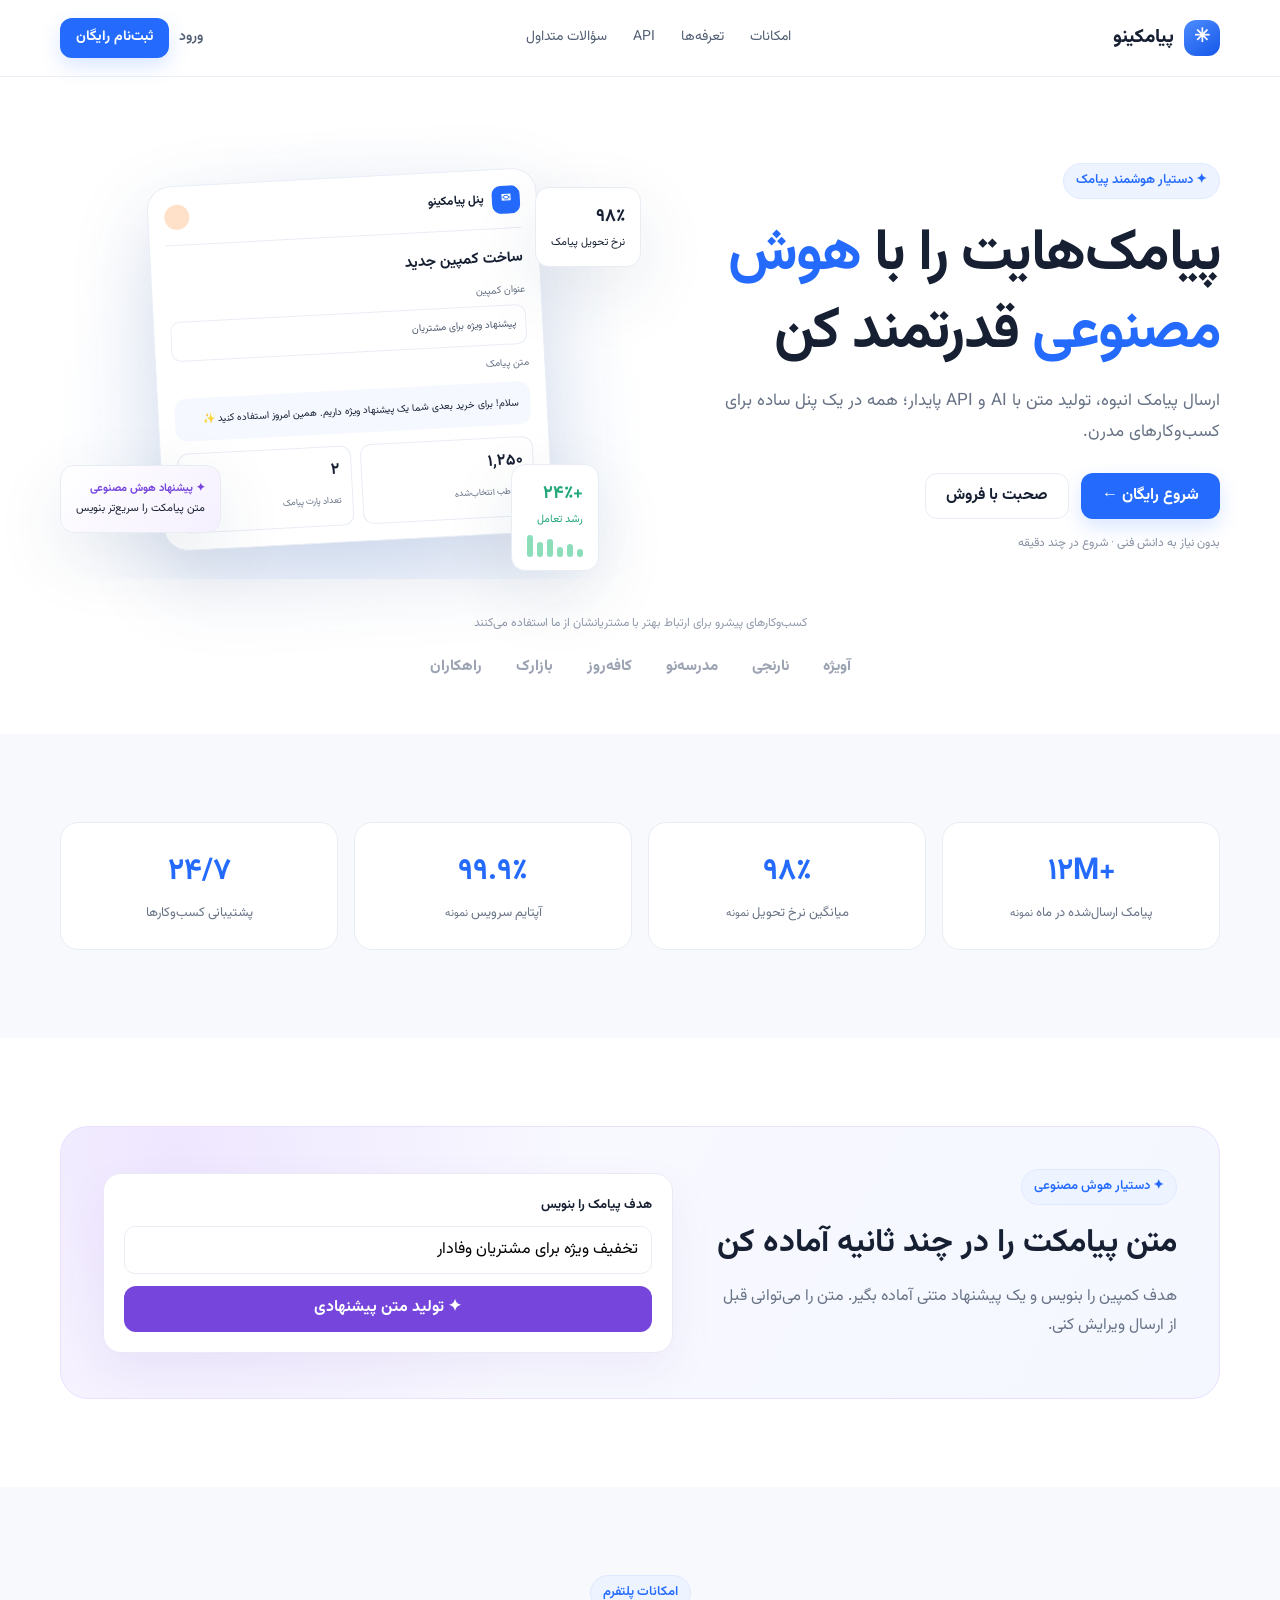
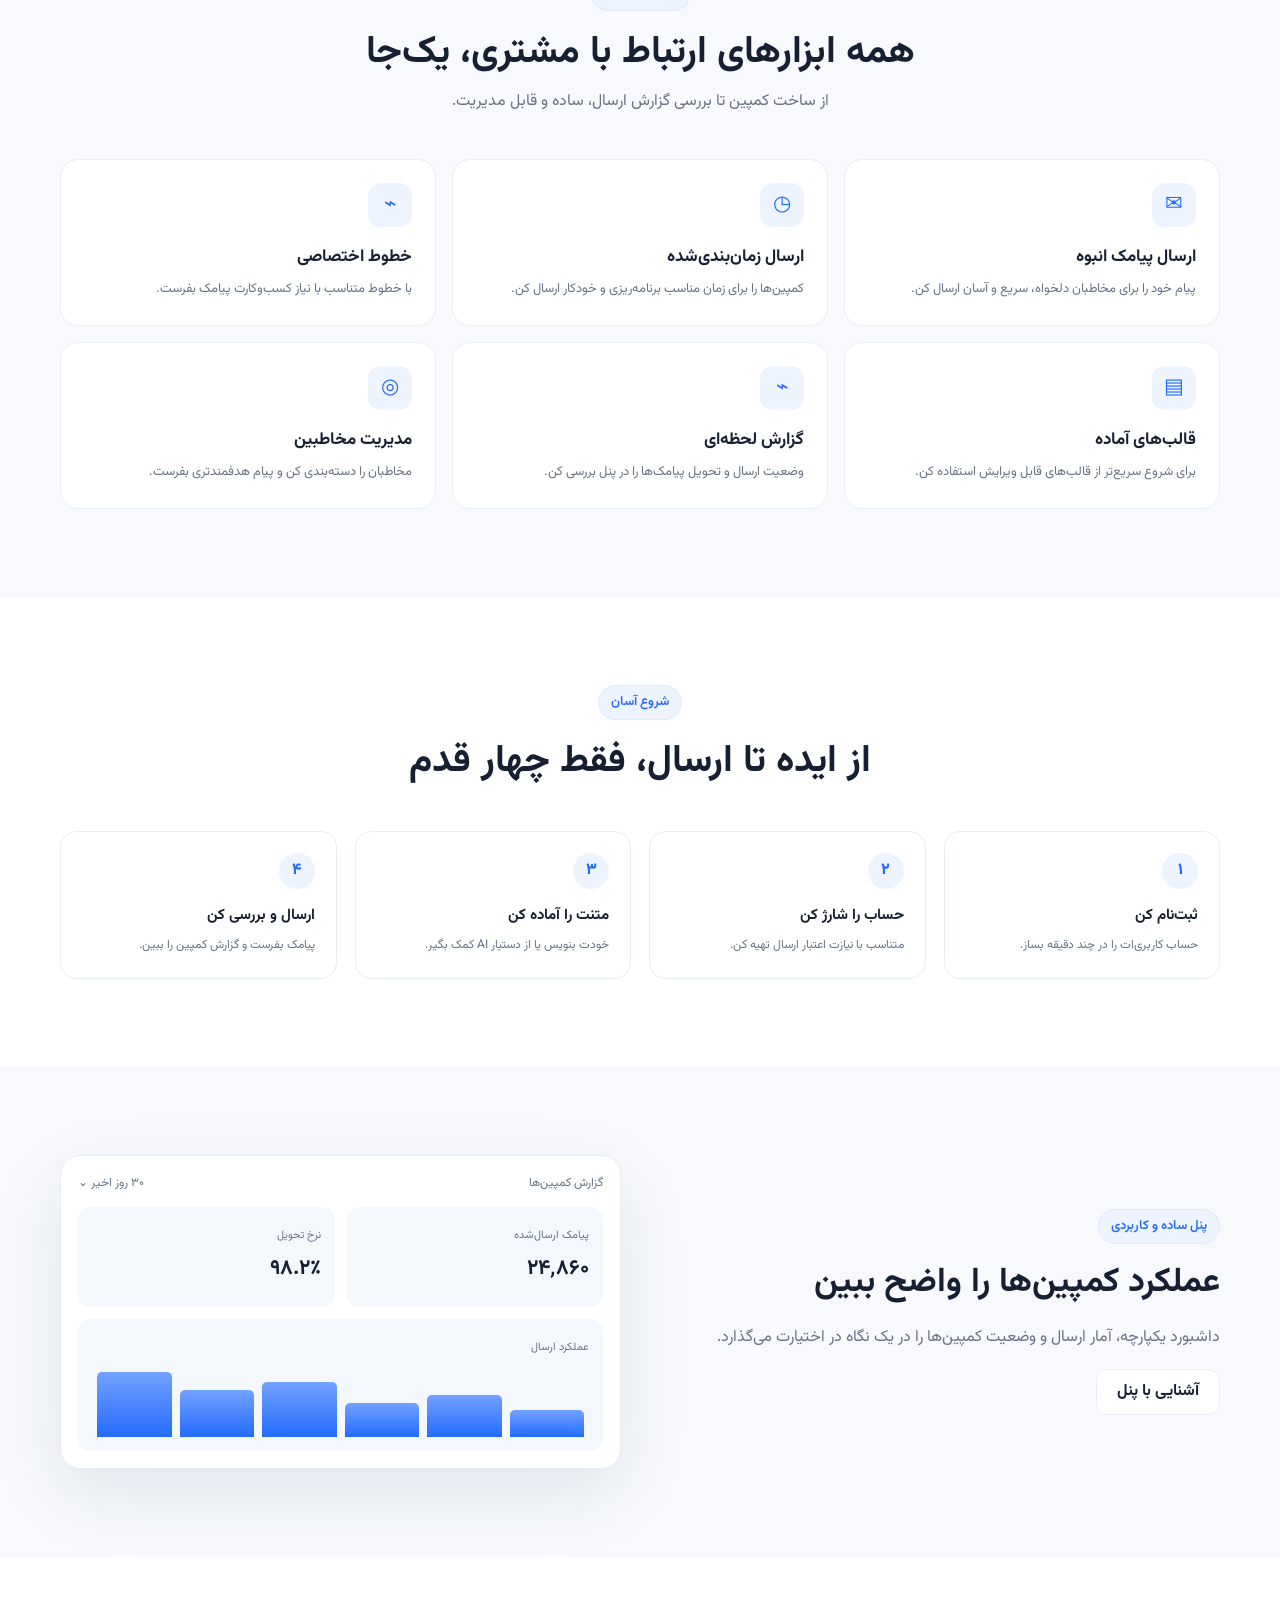
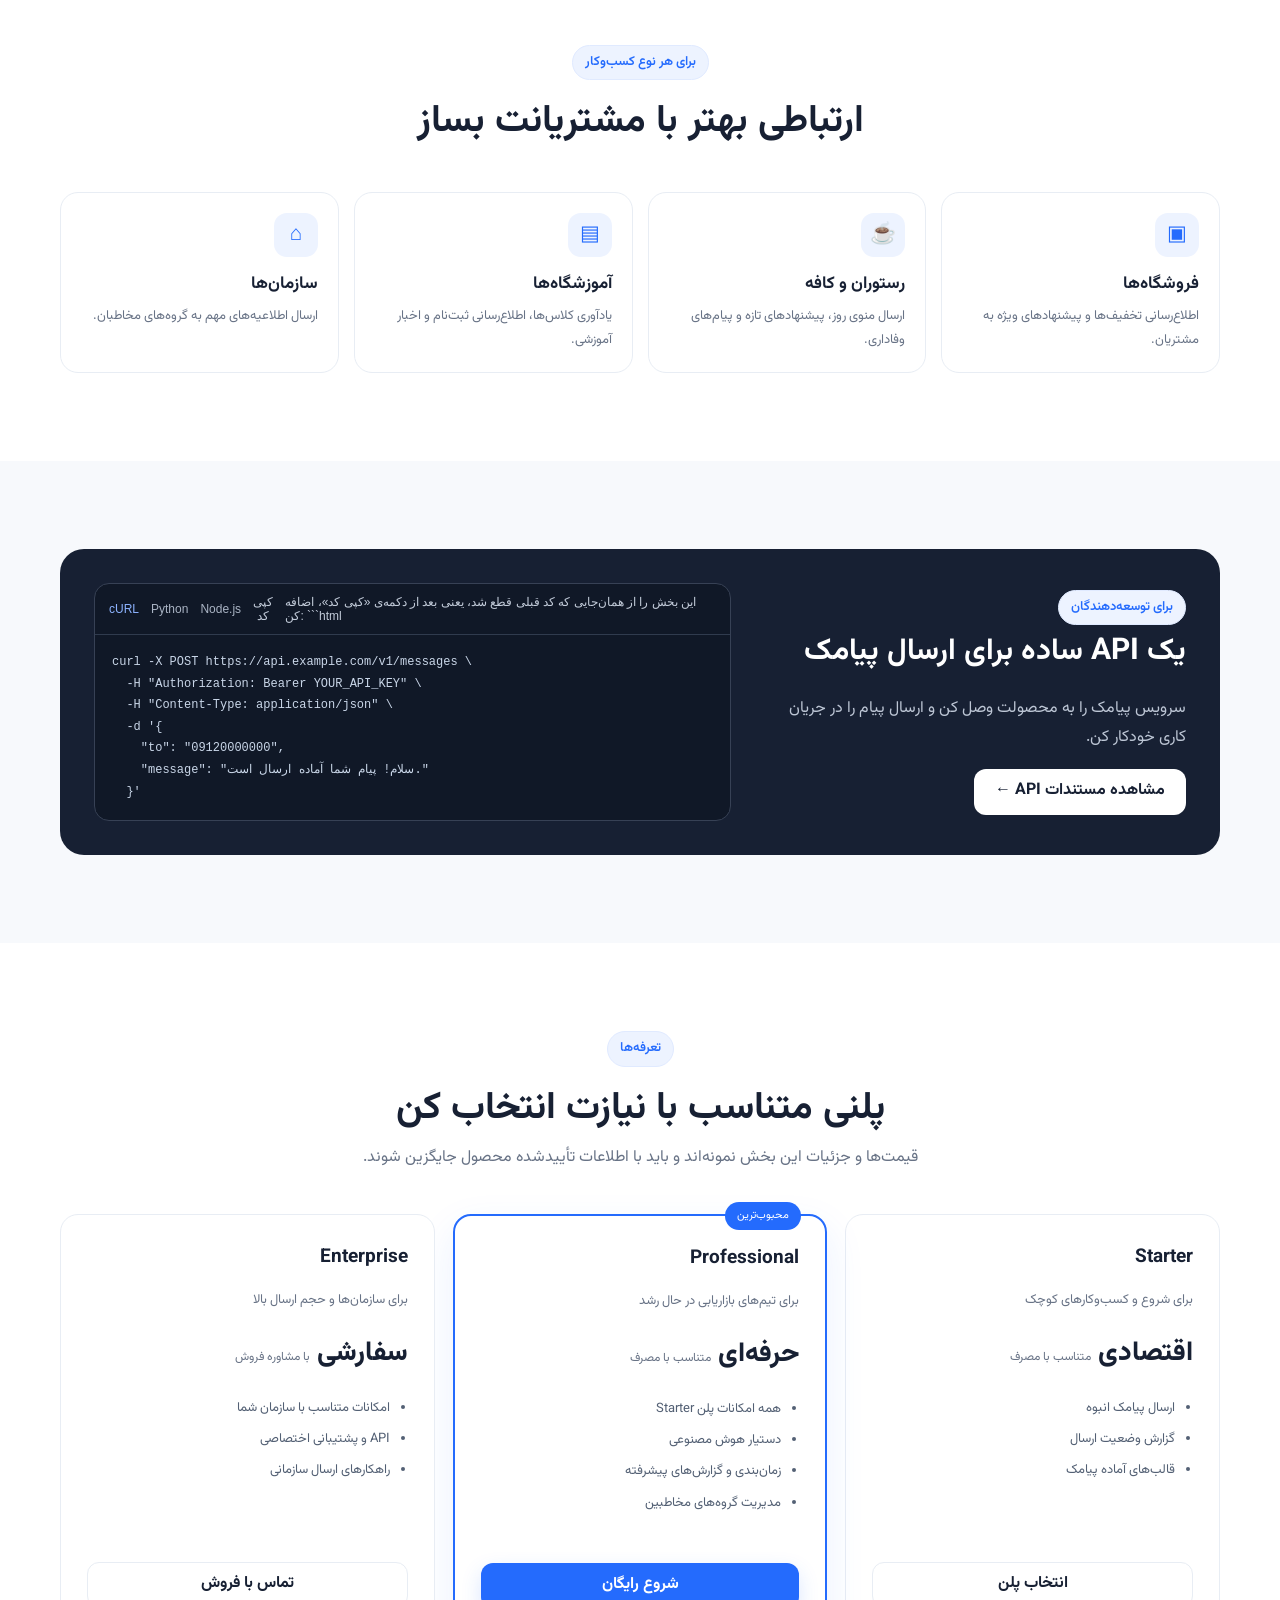
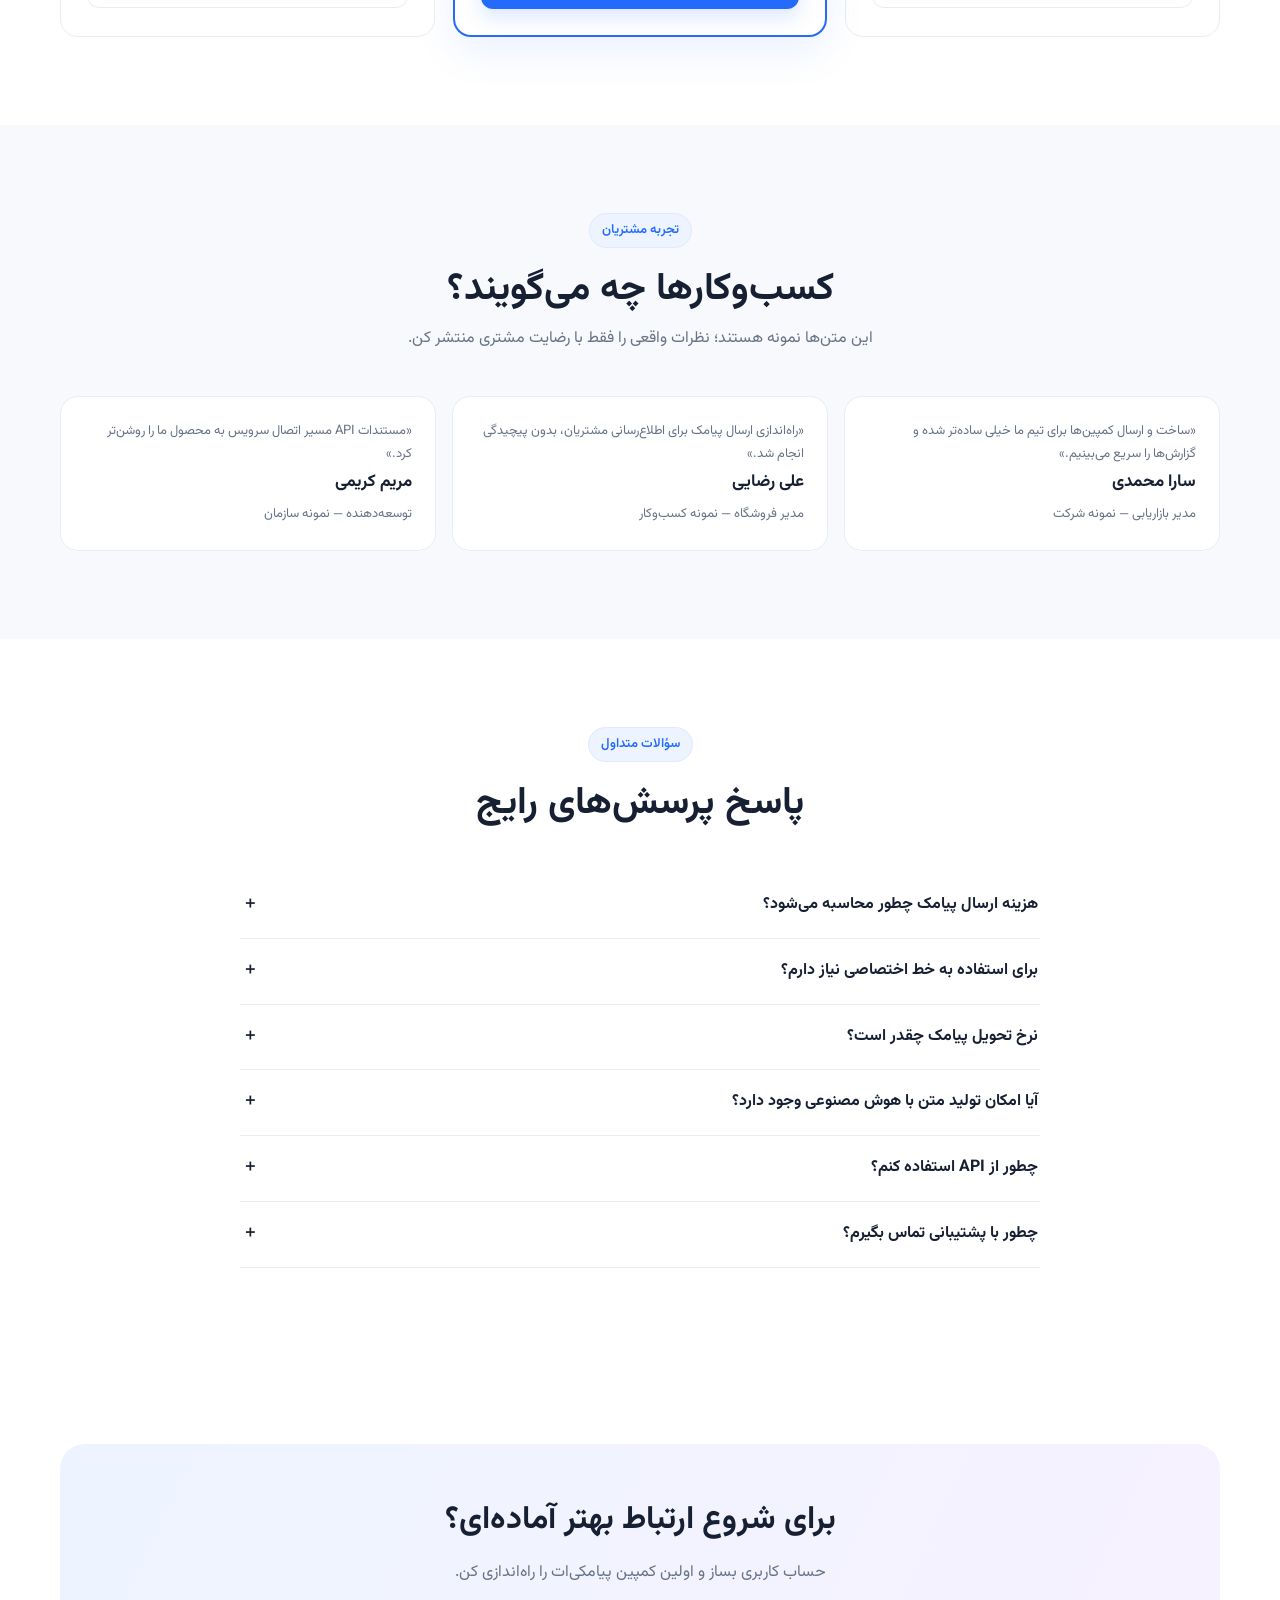
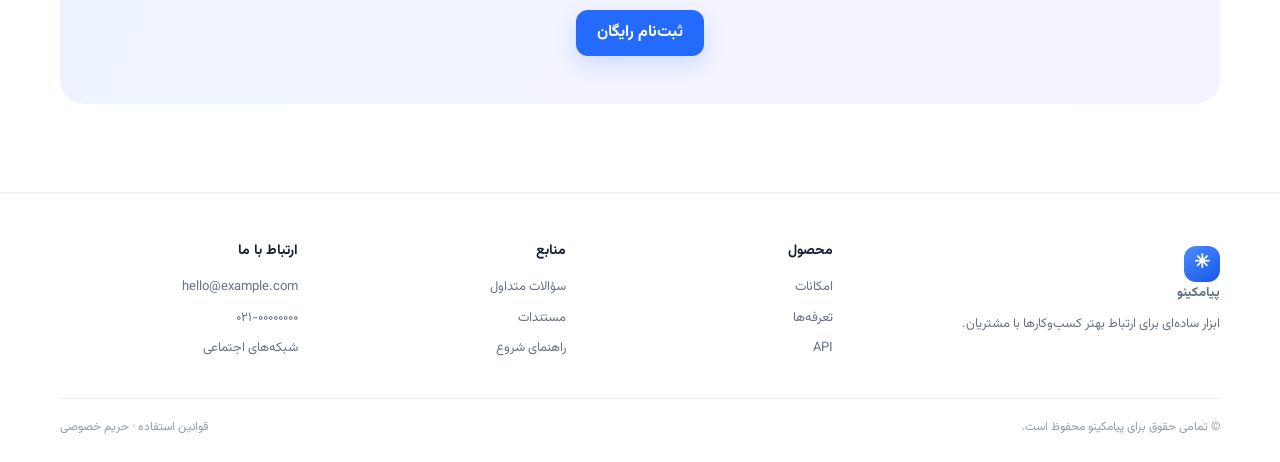
<file: index.html>
<!doctype html>
<html lang="fa" dir="rtl">
<head>
  <meta charset="UTF-8" />
  <meta name="viewport" content="width=device-width, initial-scale=1.0" />
  <title>پیامکینو | بازاریابی پیامکی هوشمند</title>
  <meta name="description" content="ارسال پیامک انبوه، تولید متن با هوش مصنوعی و API پایدار در یک پنل ساده." />

  <link rel="preconnect" href="https://fonts.googleapis.com">
  <link rel="preconnect" href="https://fonts.gstatic.com" crossorigin>
  <link href="https://fonts.googleapis.com/css2?family=Vazirmatn:wght@400;500;600;700;800&display=swap" rel="stylesheet">

  <link rel="stylesheet" href="src/css/styles.css" />
</head>

<body>
  <header class="header">
    <div class="container nav">
      <a class="brand" href="#" aria-label="پیامکینو">
        <span class="brand-mark">✳</span>
        پیامکینو
      </a>

      <button class="menu-toggle" id="menuToggle" aria-label="باز کردن منو">☰</button>

      <nav class="nav-links" id="navLinks">
        <a href="#features">امکانات</a>
        <a href="#pricing">تعرفه‌ها</a>
        <a href="#api">API</a>
        <a href="#faq">سؤالات متداول</a>
      </nav>

      <div class="nav-actions">
        <a class="login" href="login.html?mode=login">ورود</a>
        <a class="btn btn-primary btn-small" href="login.html?mode=signup">ثبت‌نام رایگان</a>
      </div>
    </div>
  </header>

  <main>
    <section class="hero">
      <div class="container">
        <div class="hero-grid">
          <div class="hero-copy">
            <span class="eyebrow">✦ دستیار هوشمند پیامک</span>
            <h1>پیامک‌هایت را با <span>هوش مصنوعی</span> قدرتمند کن</h1>
            <p>ارسال پیامک انبوه، تولید متن با AI و API پایدار؛ همه در یک پنل ساده برای کسب‌وکارهای مدرن.</p>
            <div class="hero-actions">
              <a class="btn btn-primary" href="login.html?mode=signup">شروع رایگان ←</a>
              <a class="btn btn-outline" href="#contact">صحبت با فروش</a>
            </div>
            <div class="hero-note">بدون نیاز به دانش فنی · شروع در چند دقیقه</div>
          </div>

          <div class="hero-visual" aria-label="پیش‌نمایش پنل ارسال پیامک">
            <div class="float-card float-delivery">
              <strong>۹۸٪</strong>
              نرخ تحویل پیامک
            </div>
            <div class="float-card float-ai">
              <b>✦ پیشنهاد هوش مصنوعی</b>
              <div>متن پیامکت را سریع‌تر بنویس</div>
            </div>
            <div class="float-card float-chart">
              <strong>+۲۴٪</strong>
              رشد تعامل
              <div class="sparkline"><i></i><i></i><i></i><i></i><i></i><i></i></div>
            </div>

            <div class="dashboard">
              <div class="dash-top">
                <div class="dash-brand"><span class="dash-icon">✉</span> پنل پیامکینو</div>
                <span class="dash-avatar"></span>
              </div>
              <div class="dash-title">ساخت کمپین جدید</div>
              <div class="dash-label">عنوان کمپین</div>
              <div class="fake-input">پیشنهاد ویژه برای مشتریان</div>
              <div class="dash-label">متن پیامک</div>
              <div class="message-preview">سلام! برای خرید بعدی شما یک پیشنهاد ویژه داریم. همین امروز استفاده کنید ✨</div>
              <div class="dash-stats">
                <div class="mini-stat"><strong>۱٬۲۵۰</strong><span>مخاطب انتخاب‌شده</span></div>
                <div class="mini-stat"><strong>۲</strong><span>تعداد پارت پیامک</span></div>
              </div>
            </div>
          </div>
        </div>

        <div class="customer-row">
          <p>کسب‌وکارهای پیشرو برای ارتباط بهتر با مشتریانشان از ما استفاده می‌کنند</p>
          <div class="logos">
            <span>آویژه</span><span>نارنجی</span><span>مدرسه‌نو</span><span>کافه‌روز</span><span>بازارک</span><span>راهکاران</span>
          </div>
        </div>
      </div>
    </section>

    <section class="section section-soft">
      <div class="container">
        <div class="stats-grid">
          <div class="stat-card"><strong>+۱۲M</strong><span>پیامک ارسال‌شده در ماه <small>نمونه</small></span></div>
          <div class="stat-card"><strong>۹۸٪</strong><span>میانگین نرخ تحویل <small>نمونه</small></span></div>
          <div class="stat-card"><strong>۹۹.۹٪</strong><span>آپتایم سرویس <small>نمونه</small></span></div>
          <div class="stat-card"><strong>۲۴/۷</strong><span>پشتیبانی کسب‌وکارها</span></div>
        </div>
      </div>
    </section>

    <section class="section">
      <div class="container">
        <div class="ai-box">
          <div>
            <span class="eyebrow">✦ دستیار هوش مصنوعی</span>
            <h2>متن پیامکت را در چند ثانیه آماده کن</h2>
            <p>هدف کمپین را بنویس و یک پیشنهاد متنی آماده بگیر. متن را می‌توانی قبل از ارسال ویرایش کنی.</p>
          </div>
          <div class="ai-demo">
            <label for="aiPrompt">هدف پیامک را بنویس</label>
            <input id="aiPrompt" value="تخفیف ویژه برای مشتریان وفادار" />
            <button class="btn" id="generateText">✦ تولید متن پیشنهادی</button>
            <div class="ai-result" id="aiResult">
              سلام دوست عزیز! برای قدردانی از همراهی‌ات، تخفیف ویژه‌ای برای خرید بعدی‌ات در نظر گرفتیم. همین امروز از پیشنهادت استفاده کن 💙
              <div class="ai-meta"><span id="charCount">— کاراکتر</span><span id="partCount">— پارت پیامک</span></div>
            </div>
          </div>
        </div>
      </div>
    </section>

    <section class="section section-soft" id="features">
      <div class="container">
        <div class="section-heading">
          <span class="eyebrow">امکانات پلتفرم</span>
          <h2>همه ابزارهای ارتباط با مشتری، یک‌جا</h2>
          <p>از ساخت کمپین تا بررسی گزارش ارسال، ساده و قابل مدیریت.</p>
        </div>
        <div class="features-grid">
          <article class="feature-card"><div class="feature-icon">✉</div><h3>ارسال پیامک انبوه</h3><p>پیام خود را برای مخاطبان دلخواه، سریع و آسان ارسال کن.</p></article>
          <article class="feature-card"><div class="feature-icon">◷</div><h3>ارسال زمان‌بندی‌شده</h3><p>کمپین‌ها را برای زمان مناسب برنامه‌ریزی و خودکار ارسال کن.</p></article>
          <article class="feature-card"><div class="feature-icon">⌁</div><h3>خطوط اختصاصی</h3><p>با خطوط متناسب با نیاز کسب‌وکارت پیامک بفرست.</p></article>
          <article class="feature-card"><div class="feature-icon">▤</div><h3>قالب‌های آماده</h3><p>برای شروع سریع‌تر از قالب‌های قابل ویرایش استفاده کن.</p></article>
          <article class="feature-card"><div class="feature-icon">⌁</div><h3>گزارش لحظه‌ای</h3><p>وضعیت ارسال و تحویل پیامک‌ها را در پنل بررسی کن.</p></article>
          <article class="feature-card"><div class="feature-icon">◎</div><h3>مدیریت مخاطبین</h3><p>مخاطبان را دسته‌بندی کن و پیام هدفمندتری بفرست.</p></article>
        </div>
      </div>
    </section>

    <section class="section">
      <div class="container">
        <div class="section-heading">
          <span class="eyebrow">شروع آسان</span>
          <h2>از ایده تا ارسال، فقط چهار قدم</h2>
        </div>
        <div class="steps">
          <article class="step"><div class="step-number">۱</div><h3>ثبت‌نام کن</h3><p>حساب کاربری‌ات را در چند دقیقه بساز.</p></article>
          <article class="step"><div class="step-number">۲</div><h3>حساب را شارژ کن</h3><p>متناسب با نیازت اعتبار ارسال تهیه کن.</p></article>
          <article class="step"><div class="step-number">۳</div><h3>متنت را آماده کن</h3><p>خودت بنویس یا از دستیار AI کمک بگیر.</p></article>
          <article class="step"><div class="step-number">۴</div><h3>ارسال و بررسی کن</h3><p>پیامک بفرست و گزارش کمپین را ببین.</p></article>
        </div>
      </div>
    </section>

    <section class="section section-soft">
      <div class="container showcase">
        <div>
          <span class="eyebrow">پنل ساده و کاربردی</span>
          <h2>عملکرد کمپین‌ها را واضح ببین</h2>
          <p>داشبورد یکپارچه، آمار ارسال و وضعیت کمپین‌ها را در یک نگاه در اختیارت می‌گذارد.</p>
          <a class="btn btn-outline" href="login.html?mode=signup">آشنایی با پنل</a>
        </div>
        <div class="showcase-screen">
          <div class="screen-bar"><span>گزارش کمپین‌ها</span><span>۳۰ روز اخیر ⌄</span></div>
          <div class="screen-content">
            <div class="screen-tile"><span>پیامک ارسال‌شده</span><strong>۲۴٬۸۶۰</strong></div>
            <div class="screen-tile"><span>نرخ تحویل</span><strong>۹۸.۲٪</strong></div>
            <div class="screen-tile screen-tile-wide"><span>عملکرد ارسال</span><div class="bars"><i></i><i></i><i></i><i></i><i></i><i></i></div></div>
          </div>
        </div>
      </div>
    </section>

    <section class="section">
      <div class="container">
        <div class="section-heading">
          <span class="eyebrow">برای هر نوع کسب‌وکار</span>
          <h2>ارتباطی بهتر با مشتریانت بساز</h2>
        </div>
        <div class="use-grid">
          <article class="use-card"><div class="feature-icon">▣</div><h3>فروشگاه‌ها</h3><p>اطلاع‌رسانی تخفیف‌ها و پیشنهادهای ویژه به مشتریان.</p></article>
          <article class="use-card"><div class="feature-icon">☕</div><h3>رستوران و کافه</h3><p>ارسال منوی روز، پیشنهادهای تازه و پیام‌های وفاداری.</p></article>
          <article class="use-card"><div class="feature-icon">▤</div><h3>آموزشگاه‌ها</h3><p>یادآوری کلاس‌ها، اطلاع‌رسانی ثبت‌نام و اخبار آموزشی.</p></article>
          <article class="use-card"><div class="feature-icon">⌂</div><h3>سازمان‌ها</h3><p>ارسال اطلاعیه‌های مهم به گروه‌های مخاطبان.</p></article>
        </div>
      </div>
    </section>

    <section class="section section-soft" id="api">
      <div class="container">
        <div class="api-box">
          <div>
            <span class="eyebrow">برای توسعه‌دهندگان</span>
            <h2>یک API ساده برای ارسال پیامک</h2>
            <p>سرویس پیامک را به محصولت وصل کن و ارسال پیام را در جریان کاری خودکار کن.</p>
            <a class="btn" href="#contact">مشاهده مستندات API ←</a>
          </div>
          <div class="code-card">
            <div class="code-head">
              <div class="code-tabs">
                <button class="code-tab active" data-code="curl">cURL</button>
                <button class="code-tab" data-code="python">Python</button>
                <button class="code-tab" data-code="node">Node.js</button>
              </div>
              <button class="copy-btn" id="copyCode">کپی کد</button>
              این بخش را از همان‌جایی که کد قبلی قطع شد، یعنی بعد از دکمه‌ی «کپی کد»، اضافه کن:

```html
            </div>
            <pre id="codeBlock">curl -X POST https://api.example.com/v1/messages \
  -H "Authorization: Bearer YOUR_API_KEY" \
  -H "Content-Type: application/json" \
  -d '{
    "to": "09120000000",
    "message": "سلام! پیام شما آماده ارسال است."
  }'</pre>
          </div>
        </div>
      </div>
    </section>

    <section class="section" id="pricing">
      <div class="container">
        <div class="section-heading">
          <span class="eyebrow">تعرفه‌ها</span>
          <h2>پلنی متناسب با نیازت انتخاب کن</h2>
          <p>قیمت‌ها و جزئیات این بخش نمونه‌اند و باید با اطلاعات تأییدشده محصول جایگزین شوند.</p>
        </div>

        <div class="pricing-grid">
          <article class="price-card">
            <h3>Starter</h3>
            <p>برای شروع و کسب‌وکارهای کوچک</p>
            <div class="price">اقتصادی <small>متناسب با مصرف</small></div>
            <ul>
              <li>ارسال پیامک انبوه</li>
              <li>گزارش وضعیت ارسال</li>
              <li>قالب‌های آماده پیامک</li>
            </ul>
            <a class="btn btn-outline" href="login.html?mode=signup">انتخاب پلن</a>
          </article>

          <article class="price-card popular">
            <span class="popular-tag">محبوب‌ترین</span>
            <h3>Professional</h3>
            <p>برای تیم‌های بازاریابی در حال رشد</p>
            <div class="price">حرفه‌ای <small>متناسب با مصرف</small></div>
            <ul>
              <li>همه امکانات پلن Starter</li>
              <li>دستیار هوش مصنوعی</li>
              <li>زمان‌بندی و گزارش‌های پیشرفته</li>
              <li>مدیریت گروه‌های مخاطبین</li>
            </ul>
            <a class="btn btn-primary" href="login.html?mode=signup">شروع رایگان</a>
          </article>

          <article class="price-card">
            <h3>Enterprise</h3>
            <p>برای سازمان‌ها و حجم ارسال بالا</p>
            <div class="price">سفارشی <small>با مشاوره فروش</small></div>
            <ul>
              <li>امکانات متناسب با سازمان شما</li>
              <li>API و پشتیبانی اختصاصی</li>
              <li>راهکارهای ارسال سازمانی</li>
            </ul>
            <a class="btn btn-outline" href="#contact">تماس با فروش</a>
          </article>
        </div>
      </div>
    </section>

    <section class="section section-soft">
      <div class="container">
        <div class="section-heading">
          <span class="eyebrow">تجربه مشتریان</span>
          <h2>کسب‌وکارها چه می‌گویند؟</h2>
          <p>این متن‌ها نمونه هستند؛ نظرات واقعی را فقط با رضایت مشتری منتشر کن.</p>
        </div>

        <div class="features-grid">
          <article class="feature-card">
            <p>«ساخت و ارسال کمپین‌ها برای تیم ما خیلی ساده‌تر شده و گزارش‌ها را سریع می‌بینیم.»</p>
            <h3 class="testimonial-author">سارا محمدی</h3>
            <p>مدیر بازاریابی — نمونه شرکت</p>
          </article>
          <article class="feature-card">
            <p>«راه‌اندازی ارسال پیامک برای اطلاع‌رسانی مشتریان، بدون پیچیدگی انجام شد.»</p>
            <h3 class="testimonial-author">علی رضایی</h3>
            <p>مدیر فروشگاه — نمونه کسب‌وکار</p>
          </article>
          <article class="feature-card">
            <p>«مستندات API مسیر اتصال سرویس به محصول ما را روشن‌تر کرد.»</p>
            <h3 class="testimonial-author">مریم کریمی</h3>
            <p>توسعه‌دهنده — نمونه سازمان</p>
          </article>
        </div>
      </div>
    </section>

    <section class="section" id="faq">
      <div class="container">
        <div class="section-heading">
          <span class="eyebrow">سؤالات متداول</span>
          <h2>پاسخ پرسش‌های رایج</h2>
        </div>

        <div class="faq-list">
          <div class="faq-item">
            <button class="faq-question">هزینه ارسال پیامک چطور محاسبه می‌شود؟ <span>＋</span></button>
            <div class="faq-answer">هزینه نهایی به تعرفه‌های تأییدشده سرویس، نوع خط و تعداد پیامک بستگی دارد. اینجا اطلاعات واقعی قیمت‌گذاری را قرار دهید.</div>
          </div>
          <div class="faq-item">
            <button class="faq-question">برای استفاده به خط اختصاصی نیاز دارم؟ <span>＋</span></button>
            <div class="faq-answer">نوع خط مناسب به کاربرد و نیاز کسب‌وکار شما بستگی دارد. جزئیات خطوط فعال را در پنل یا مستندات محصول اعلام کنید.</div>
          </div>
          <div class="faq-item">
            <button class="faq-question">نرخ تحویل پیامک چقدر است؟ <span>＋</span></button>
            <div class="faq-answer">نرخ تحویل ممکن است با توجه به اپراتور، وضعیت شماره مقصد و شرایط ارسال تغییر کند. آمار این صفحه باید با داده واقعی به‌روزرسانی شود.</div>
          </div>
          <div class="faq-item">
            <button class="faq-question">آیا امکان تولید متن با هوش مصنوعی وجود دارد؟ <span>＋</span></button>
            <div class="faq-answer">این صفحه یک نمونه نمایشی از دستیار متن است. برای تولید واقعی متن، باید سرویس هوش مصنوعی به بک‌اند متصل شود.</div>
          </div>
          <div class="faq-item">
            <button class="faq-question">چطور از API استفاده کنم؟ <span>＋</span></button>
            <div class="faq-answer">برای اتصال واقعی، مستندات API، آدرس‌های معتبر و روش دریافت کلید API را از تیم فنی محصول وارد این بخش کنید.</div>
          </div>
          <div class="faq-item">
            <button class="faq-question">چطور با پشتیبانی تماس بگیرم؟ <span>＋</span></button>
            <div class="faq-answer">اطلاعات تماس و ساعات پاسخ‌گویی را اینجا قرار دهید تا کاربران راه ارتباطی مشخصی داشته باشند.</div>
          </div>
        </div>
      </div>
    </section>

    <section class="section" id="signup">
      <div class="container">
        <div class="final-cta">
          <h2>برای شروع ارتباط بهتر آماده‌ای؟</h2>
          <p>حساب کاربری بساز و اولین کمپین پیامکی‌ات را راه‌اندازی کن.</p>
          <a class="btn btn-primary" href="login.html?mode=signup">ثبت‌نام رایگان</a>
        </div>
      </div>
    </section>
  </main>

  <footer id="contact">
    <div class="container">
      <div class="footer-grid">
        <div>
          <a class="brand" href="#"><span class="brand-mark">✳</span> پیامکینو</a>
          <p>ابزار ساده‌ای برای ارتباط بهتر کسب‌وکارها با مشتریان.</p>
        </div>
        <div>
          <h4>محصول</h4>
          <a href="#features">امکانات</a>
          <a href="#pricing">تعرفه‌ها</a>
          <a href="#api">API</a>
        </div>
        <div>
          <h4>منابع</h4>
          <a href="#faq">سؤالات متداول</a>
          <a href="#api">مستندات</a>
          <a href="#contact">راهنمای شروع</a>
        </div>
        <div>
          <h4>ارتباط با ما</h4>
          <a href="mailto:hello@example.com">hello@example.com</a>
          <a href="tel:+982100000000">۰۲۱-۰۰۰۰۰۰۰۰</a>
          <a href="#">شبکه‌های اجتماعی</a>
        </div>
      </div>

      <div class="footer-bottom">
        <span>© تمامی حقوق برای پیامکینو محفوظ است.</span>
        <span><a href="#">قوانین استفاده</a> · <a href="#">حریم خصوصی</a></span>
      </div>
    </div>
  </footer>

  <script src="src/js/script.js" defer></script>
</body>
</html>
</file>
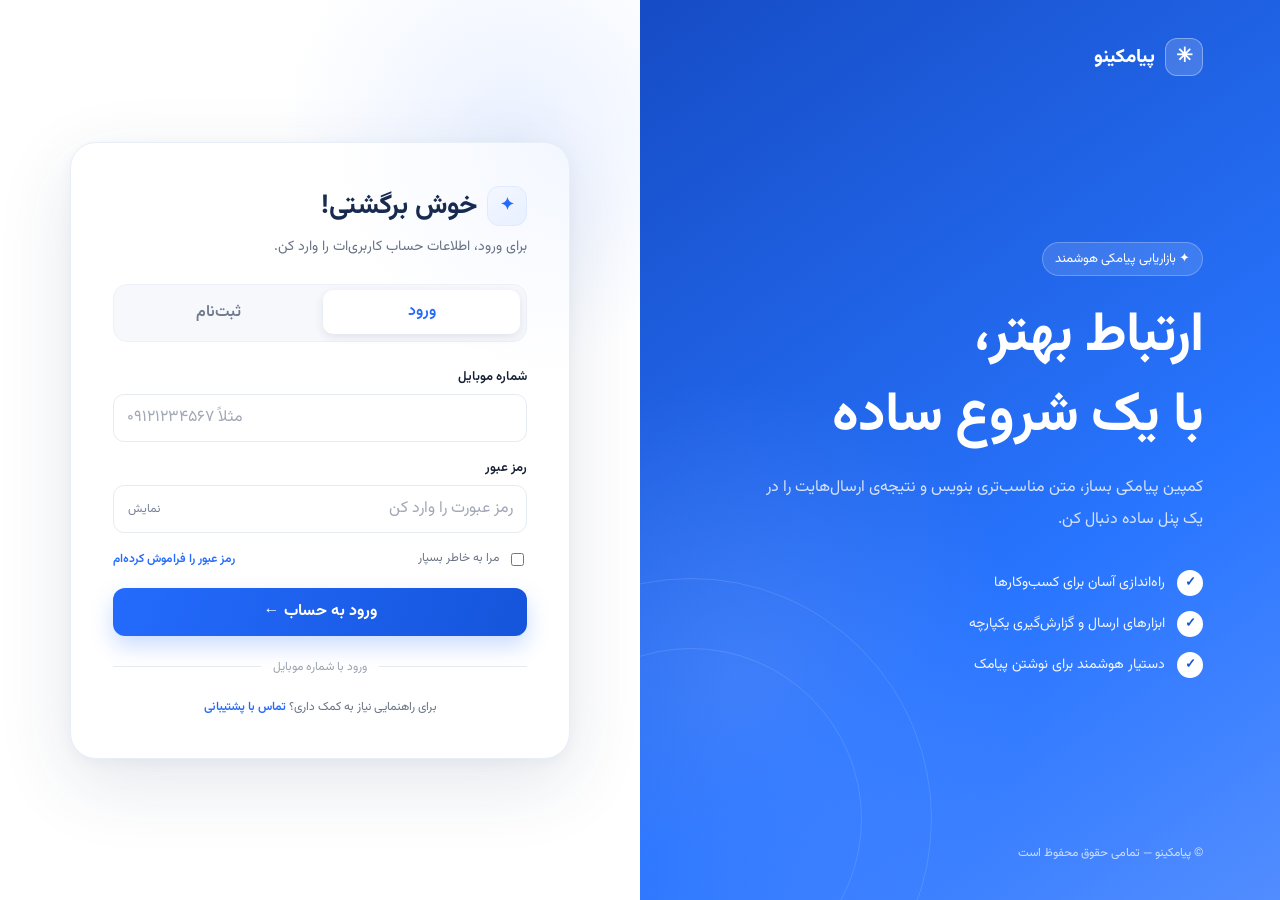
<file: login.html>
<!doctype html>
<html lang="fa" dir="rtl">
<head>
  <meta charset="UTF-8" />
  <meta name="viewport" content="width=device-width, initial-scale=1.0" />
  <title>ورود و ثبت‌نام | پیامکینو</title>

  <link rel="preconnect" href="https://fonts.googleapis.com">
  <link rel="preconnect" href="https://fonts.gstatic.com" crossorigin>
  <link href="https://fonts.googleapis.com/css2?family=Vazirmatn:wght@400;500;600;700;800&display=swap" rel="stylesheet">

  <link rel="stylesheet" href="src/css/login.css" />
</head>

<body>
  <main class="page">
    <aside class="intro">
      <a class="brand" href="index.html">
        <span class="brand-mark">✳</span>
        پیامکینو
      </a>

      <div class="intro-content">
        <span class="intro-label">✦ بازاریابی پیامکی هوشمند</span>
        <h1>ارتباط بهتر،<br>با یک شروع ساده</h1>
        <p>
          کمپین پیامکی بساز، متن مناسب‌تری بنویس و نتیجه‌ی ارسال‌هایت را
          در یک پنل ساده دنبال کن.
        </p>

        <div class="benefits">
          <div class="benefit"><span class="check">✓</span> راه‌اندازی آسان برای کسب‌وکارها</div>
          <div class="benefit"><span class="check">✓</span> ابزارهای ارسال و گزارش‌گیری یکپارچه</div>
          <div class="benefit"><span class="check">✓</span> دستیار هوشمند برای نوشتن پیامک</div>
        </div>
      </div>

      <div class="intro-footer">© پیامکینو — تمامی حقوق محفوظ است</div>
    </aside>

    <section class="form-side">
      <div>
        <a class="mobile-brand" href="index.html">
          <span class="brand-mark">✳</span>
          پیامکینو
        </a>

        <div class="auth-card">
          <div class="auth-heading">
            <h2 id="formTitle">خوش برگشتی!</h2>
            <p id="formSubtitle">برای ورود، اطلاعات حساب کاربری‌ات را وارد کن.</p>
          </div>

          <div class="tabs" role="tablist" aria-label="ورود یا ثبت‌نام">
            <button class="tab active" id="loginTab" type="button" role="tab" aria-selected="true">ورود</button>
            <button class="tab" id="signupTab" type="button" role="tab" aria-selected="false">ثبت‌نام</button>
          </div>

          <div class="message" id="formMessage" role="status"></div>

          <form class="form active" id="loginForm">
            <div class="field">
              <label for="loginPhone">شماره موبایل</label>
              <input
                id="loginPhone"
                name="phone"
                type="tel"
                inputmode="numeric"
                autocomplete="tel"
                placeholder="مثلاً ۰۹۱۲۱۲۳۴۵۶۷"
                required
              />
            </div>

            <div class="field">
              <label for="loginPassword">رمز عبور</label>
              <div class="input-wrap">
                <input
                  class="password-input"
                  id="loginPassword"
                  name="password"
                  type="password"
                  autocomplete="current-password"
                  placeholder="رمز عبورت را وارد کن"
                  required
                />
                <button class="toggle-password" type="button" data-target="loginPassword">نمایش</button>
              </div>
            </div>

            <div class="form-options">
              <label class="remember">
                <input type="checkbox" name="remember" />
                مرا به خاطر بسپار
              </label>
              <a class="text-link" href="#" id="forgotPassword">رمز عبور را فراموش کرده‌ام</a>
            </div>

            <button class="submit-btn" type="submit">ورود به حساب ←</button>
          </form>

          <form class="form" id="signupForm">
            <div class="field">
              <label for="signupName">نام و نام خانوادگی</label>
              <input
                id="signupName"
                name="name"
                type="text"
                autocomplete="name"
                placeholder="نامت را وارد کن"
                required
              />
            </div>

            <div class="field">
              <label for="signupPhone">شماره موبایل</label>
              <input
                id="signupPhone"
                name="phone"
                type="tel"
                inputmode="numeric"
                autocomplete="tel"
                placeholder="مثلاً ۰۹۱۲۱۲۳۴۵۶۷"
                required
              />
            </div>

            <div class="field">
              <label for="signupPassword">رمز عبور</label>
              <div class="input-wrap">
                <input
                  class="password-input"
                  id="signupPassword"
                  name="password"
                  type="password"
                  autocomplete="new-password"
                  minlength="8"
                  placeholder="حداقل ۸ کاراکتر"
                  required
                />
                <button class="toggle-password" type="button" data-target="signupPassword">نمایش</button>
              </div>
            </div>

            <label class="terms">
              <input type="checkbox" name="terms" required />
              <span>با <a class="text-link" href="#">قوانین استفاده</a> و <a class="text-link" href="#">حریم خصوصی</a> موافقم.</span>
            </label>

            <button class="submit-btn" type="submit">ساخت حساب کاربری ←</button>
          </form>

          <div class="divider">ورود با شماره موبایل</div>

          <p class="support-note">
            برای راهنمایی نیاز به کمک داری؟
            <a href="mailto:hello@example.com">تماس با پشتیبانی</a>
          </p>
        </div>
      </div>
    </section>
  </main>

  <script src="src/js/login.js" defer></script>
</body>
</html>
</file>
<file: src/css/styles.css>
:root {
      --blue: #246bfd;
      --blue-dark: #1555db;
      --ink: #172033;
      --muted: #687386;
      --line: #e8edf4;
      --surface: #f7f9fc;
      --green: #23a879;
      --radius: 18px;
      --shadow: 0 24px 70px rgba(31, 57, 99, .10);
    }

    * { box-sizing: border-box; }
    html { scroll-behavior: smooth; }
    body {
      margin: 0;
      color: var(--ink);
      background: #fff;
      font-family: "Vazirmatn", sans-serif;
      line-height: 1.8;
    }
    a { color: inherit; text-decoration: none; }
    button, input { font: inherit; }
    button { cursor: pointer; }
    .container { width: min(1160px, calc(100% - 40px)); margin-inline: auto; }
    .section { padding: 88px 0; }
    .section-soft { background: var(--surface); }
    .eyebrow {
      display: inline-flex;
      align-items: center;
      gap: 8px;
      color: var(--blue);
      background: #edf3ff;
      border: 1px solid #e0eaff;
      border-radius: 99px;
      padding: 5px 12px;
      font-size: 13px;
      font-weight: 600;
    }
    .section-heading { max-width: 650px; margin: 0 auto 42px; text-align: center; }
    .section-heading h2 { margin: 14px 0 8px; font-size: clamp(27px, 4vw, 38px); line-height: 1.45; }
    .section-heading p { color: var(--muted); margin: 0; }
    .btn {
      display: inline-flex;
      align-items: center;
      justify-content: center;
      gap: 8px;
      min-height: 46px;
      padding: 0 20px;
      border: 1px solid transparent;
      border-radius: 12px;
      font-weight: 700;
      transition: .2s ease;
    }
    .btn-primary { color: #fff; background: var(--blue); box-shadow: 0 8px 20px #246bfd2b; }
    .btn-primary:hover { background: var(--blue-dark); transform: translateY(-1px); }
    .btn-outline { border-color: var(--line); background: #fff; }
    .btn-outline:hover { border-color: #b9c9e6; background: #f9fbff; }
    .btn-small { min-height: 40px; padding-inline: 15px; font-size: 14px; }

    /* Header */
    .header {
      position: sticky;
      top: 0;
      z-index: 20;
      background: rgba(255,255,255,.92);
      border-bottom: 1px solid rgba(232,237,244,.8);
      backdrop-filter: blur(14px);
    }
    .nav { height: 76px; display: flex; align-items: center; justify-content: space-between; gap: 24px; }
    .brand { display: flex; align-items: center; gap: 10px; font-size: 19px; font-weight: 800; white-space: nowrap; }
    .brand-mark {
      display: grid; place-items: center; width: 36px; height: 36px;
      color: white; background: linear-gradient(145deg, #4d8cff, #1557e9);
      border-radius: 12px; font-size: 19px;
    }
    .nav-links { display: flex; align-items: center; gap: 26px; color: #536074; font-size: 14px; }
    .nav-links a:hover { color: var(--blue); }
    .nav-actions { display: flex; align-items: center; gap: 10px; }
    .login { color: #536074; font-size: 14px; font-weight: 600; }
    .menu-toggle { display: none; border: 0; background: transparent; font-size: 25px; color: var(--ink); }

    /* Hero */
    .hero { padding: 62px 0 54px; overflow: hidden; }
    .hero-grid { display: grid; grid-template-columns: 1fr 1.08fr; gap: 42px; align-items: center; }
    .hero-copy h1 { max-width: 610px; margin: 17px 0 14px; font-size: clamp(38px, 5vw, 58px); line-height: 1.35; letter-spacing: -1.5px; }
    .hero-copy h1 span { color: var(--blue); }
    .hero-copy > p { max-width: 520px; margin: 0; color: var(--muted); font-size: 17px; }
    .hero-actions { display: flex; flex-wrap: wrap; gap: 12px; margin-top: 26px; }
    .hero-note { margin-top: 14px; color: #8791a1; font-size: 12px; }
    .hero-visual {
      min-height: 440px; position: relative; display: grid; place-items: center;
      border-radius: 36px;
      background: radial-gradient(ellipse at 50% 72%, #e9f1ff 0, #f7faff 43%, #fff 75%);
    }
    .dashboard {
      position: relative; z-index: 2; width: min(390px, 76%); padding: 16px;
      background: #fff; border: 1px solid #e9eef6; border-radius: 24px;
      box-shadow: 0 30px 80px rgba(44, 78, 137, .18);
      transform: rotate(-3deg);
    }
    .dash-top { display: flex; justify-content: space-between; align-items: center; padding-bottom: 14px; border-bottom: 1px solid var(--line); }
    .dash-brand { display: flex; align-items: center; gap: 8px; font-size: 12px; font-weight: 700; }
    .dash-icon { display: grid; place-items: center; width: 28px; height: 28px; color: white; background: var(--blue); border-radius: 9px; }
    .dash-avatar { width: 25px; height: 25px; border-radius: 50%; background: #ffe0c8; }
    .dash-title { margin: 16px 0 10px; font-size: 15px; font-weight: 700; }
    .dash-label { margin: 10px 0 5px; font-size: 10px; color: var(--muted); }
    .fake-input { padding: 10px; border: 1px solid var(--line); border-radius: 10px; color: #4e5a6e; font-size: 10px; }
    .message-preview { margin-top: 9px; padding: 12px; background: #f5f8ff; border-radius: 12px; font-size: 10px; line-height: 1.9; }
    .dash-stats { display: grid; grid-template-columns: 1fr 1fr; gap: 9px; margin-top: 12px; }
    .mini-stat { padding: 10px; border: 1px solid var(--line); border-radius: 11px; }
    .mini-stat strong { display: block; font-size: 16px; }
    .mini-stat span { color: var(--muted); font-size: 9px; }
    .float-card {
      position: absolute; z-index: 3; padding: 13px 15px; background: #fff;
      border: 1px solid var(--line); border-radius: 14px; box-shadow: var(--shadow);
      font-size: 11px;
    }
    .float-card strong { display: block; font-size: 18px; }
    .float-delivery { top: 48px; right: 0; }
    .float-ai { bottom: 46px; left: 0; background: linear-gradient(135deg, #fff, #f5f0ff); }
    .float-ai b { color: #7545dc; }
    .float-chart { bottom: 8px; right: 42px; color: var(--green); }
    .sparkline { display: flex; align-items: end; gap: 4px; height: 22px; margin-top: 5px; }
    .sparkline i { width: 6px; background: #8cddb9; border-radius: 4px; }
    .sparkline i:nth-child(1) { height: 8px; } .sparkline i:nth-child(2) { height: 13px; }
    .sparkline i:nth-child(3) { height: 10px; } .sparkline i:nth-child(4) { height: 18px; }
    .sparkline i:nth-child(5) { height: 15px; } .sparkline i:nth-child(6) { height: 22px; }

    .customer-row { padding-top: 34px; text-align: center; }
    .customer-row p { margin: 0 0 18px; color: #929bab; font-size: 12px; }
    .logos { display: flex; justify-content: center; align-items: center; flex-wrap: wrap; gap: 34px; color: #778195; font-size: 15px; font-weight: 800; }
    .logos span { opacity: .72; }

    /* Cards and stats */
    .stats-grid { display: grid; grid-template-columns: repeat(4, 1fr); gap: 16px; }
    .stat-card, .feature-card, .use-card, .price-card {
      background: #fff; border: 1px solid var(--line); border-radius: var(--radius);
    }
    .stat-card { padding: 22px; text-align: center; }
    .stat-card strong { display: block; color: var(--blue); font-size: 30px; }
    .stat-card span { color: var(--muted); font-size: 13px; }

    /* AI */
    .ai-box {
      position: relative; overflow: hidden; display: grid; grid-template-columns: .9fr 1.1fr;
      gap: 38px; align-items: center; padding: 42px;
      border: 1px solid #e9e0ff; border-radius: 28px;
      background: radial-gradient(circle at 10% 10%, #eee6ff, transparent 38%), linear-gradient(120deg, #fbfaff, #f4f7ff);
    }
    .ai-box h2 { margin: 14px 0 10px; font-size: 32px; line-height: 1.5; }
    .ai-box p { color: var(--muted); }
    .ai-demo { padding: 20px; background: #fff; border: 1px solid #ece8f5; border-radius: 18px; box-shadow: 0 18px 45px #5732a511; }
    .ai-demo label { display: block; margin-bottom: 8px; font-size: 13px; font-weight: 700; }
    .ai-demo input { width: 100%; height: 48px; padding: 0 13px; outline: none; border: 1px solid var(--line); border-radius: 11px; }
    .ai-demo input:focus { border-color: #a789e8; box-shadow: 0 0 0 3px #8b5cf61a; }
    .ai-demo .btn { width: 100%; margin-top: 12px; background: #7545dc; color: white; }
    .ai-result { display: none; margin-top: 13px; padding: 13px; border-radius: 12px; background: #f8f5ff; color: #514368; font-size: 13px; }
    .ai-result.show { display: block; }
    .ai-meta { display: flex; justify-content: space-between; margin-top: 8px; color: #8b819c; font-size: 11px; }

    /* Features */
    .features-grid { display: grid; grid-template-columns: repeat(3, 1fr); gap: 16px; }
    .feature-card { padding: 23px; transition: .2s; }
    .feature-card:hover, .use-card:hover { transform: translateY(-3px); box-shadow: var(--shadow); }
    .feature-icon { display: grid; place-items: center; width: 44px; height: 44px; margin-bottom: 15px; color: var(--blue); background: #edf3ff; border-radius: 13px; font-size: 21px; }
    .feature-card h3, .use-card h3 { margin: 0 0 6px; font-size: 17px; }
    .feature-card p, .use-card p { margin: 0; color: var(--muted); font-size: 13px; }

    /* Steps */
    .steps { display: grid; grid-template-columns: repeat(4, 1fr); gap: 18px; counter-reset: step; }
    .step { position: relative; padding: 21px; border: 1px solid var(--line); border-radius: 16px; background: #fff; }
    .step-number { display: grid; place-items: center; width: 36px; height: 36px; margin-bottom: 13px; border-radius: 50%; color: var(--blue); background: #edf3ff; font-weight: 800; }
    .step h3 { margin: 0 0 6px; font-size: 15px; }
    .step p { margin: 0; color: var(--muted); font-size: 12px; }

    /* Showcase */
    .showcase { display: grid; grid-template-columns: 1fr 1fr; gap: 38px; align-items: center; }
    .showcase h2 { font-size: 34px; line-height: 1.5; margin: 13px 0; }
    .showcase p { color: var(--muted); }
    .showcase-screen { padding: 17px; border: 1px solid var(--line); border-radius: 20px; background: #fff; box-shadow: var(--shadow); }
    .screen-bar { display: flex; justify-content: space-between; color: var(--muted); font-size: 12px; padding-bottom: 13px; }
    .screen-content { display: grid; grid-template-columns: 1fr 1fr; gap: 12px; }
    .screen-tile { min-height: 100px; padding: 14px; border-radius: 13px; background: #f4f7fc; }
    .screen-tile strong { display: block; font-size: 21px; }
    .screen-tile span { color: var(--muted); font-size: 11px; }
    .bars { display: flex; height: 75px; align-items: end; gap: 8px; padding: 10px 5px 0; }
    .bars i { flex: 1; background: linear-gradient(#73a2ff, #246bfd); border-radius: 5px 5px 0 0; }
    .bars i:nth-child(1) { height: 42%; } .bars i:nth-child(2) { height: 65%; }
    .bars i:nth-child(3) { height: 53%; } .bars i:nth-child(4) { height: 85%; }
    .bars i:nth-child(5) { height: 72%; } .bars i:nth-child(6) { height: 100%; }

    /* Use cases / pricing / FAQ */
    .use-grid { display: grid; grid-template-columns: repeat(4, 1fr); gap: 15px; }
    .use-card { padding: 20px; transition: .2s; }
    .use-card .feature-icon { margin-bottom: 12px; }
    .pricing-grid { display: grid; grid-template-columns: repeat(3, 1fr); gap: 18px; align-items: stretch; }
    .price-card { position: relative; padding: 26px; }
    .price-card.popular { border: 2px solid var(--blue); box-shadow: 0 15px 40px #246bfd18; }
    .popular-tag { position: absolute; top: -14px; right: 24px; padding: 4px 12px; color: #fff; background: var(--blue); border-radius: 99px; font-size: 11px; }
    .price-card h3 { margin: 0; font-size: 19px; }
    .price-card > p { color: var(--muted); font-size: 13px; }
    .price { margin: 18px 0; font-size: 27px; font-weight: 800; }
    .price small { color: var(--muted); font-size: 12px; font-weight: 400; }
    .price-card ul { min-height: 145px; margin: 0 0 20px; padding: 0 18px 0 0; color: #536074; font-size: 13px; }
    .price-card li { margin: 8px 0; }
    .price-card .btn { width: 100%; }
    .faq-list { max-width: 800px; margin: auto; }
    .faq-item { border-bottom: 1px solid var(--line); }
    .faq-question { display: flex; justify-content: space-between; align-items: center; width: 100%; padding: 18px 2px; border: 0; background: none; text-align: right; color: var(--ink); font-weight: 700; }
    .faq-answer { display: none; padding: 0 2px 18px; color: var(--muted); font-size: 14px; }
    .faq-item.open .faq-answer { display: block; }
    .faq-item.open .faq-question span { transform: rotate(45deg); }

    /* API */
    .api-box { display: grid; grid-template-columns: .8fr 1.2fr; gap: 30px; align-items: center; padding: 34px; color: #fff; background: #172033; border-radius: 24px; }
    .api-box h2 { margin: 0 0 10px; font-size: 30px; }
    .api-box p { color: #bdc6d5; }
    .api-box .btn { color: var(--ink); background: #fff; }
    .code-card { direction: ltr; overflow: hidden; border: 1px solid #374155; border-radius: 15px; background: #101827; }
    .code-head { display: flex; justify-content: space-between; align-items: center; padding: 10px 14px; color: #c3ccda; border-bottom: 1px solid #303b4e; font: 12px sans-serif; }
    .code-tabs { display: flex; gap: 12px; }
    .code-tab { padding: 3px 0; color: #aab4c4; border: 0; background: none; font: 12px sans-serif; }
    .code-tab.active { color: #8db3ff; }
    .copy-btn { color: #c3ccda; border: 0; background: transparent; font: 12px sans-serif; }
    pre { overflow-x: auto; margin: 0; padding: 17px; color: #c9d6e8; text-align: left; font: 12px/1.8 monospace; }

    /* CTA and footer */
    .final-cta { padding: 48px 24px; text-align: center; border-radius: 25px; background: linear-gradient(115deg, #edf4ff, #f7f2ff); }
    .final-cta h2 { margin: 0 0 10px; font-size: 32px; }
    .final-cta p { margin: 0 0 22px; color: var(--muted); }
    footer { padding: 46px 0 24px; border-top: 1px solid var(--line); }
    .footer-grid { display: grid; grid-template-columns: 1.5fr repeat(3, 1fr); gap: 30px; }
    .footer-grid h4 { margin: 0 0 12px; font-size: 14px; }
    .footer-grid a, .footer-grid p { display: block; margin: 7px 0; color: var(--muted); font-size: 13px; }
    .footer-bottom { display: flex; justify-content: space-between; gap: 12px; margin-top: 30px; padding-top: 18px; border-top: 1px solid var(--line); color: #929bab; font-size: 12px; }

    @media (max-width: 900px) {
      .nav-links { gap: 14px; }
      .hero-grid, .showcase { grid-template-columns: 1fr; }
      .hero-copy { text-align: center; }
      .hero-copy h1, .hero-copy > p { margin-inline: auto; }
      .hero-actions { justify-content: center; }
      .hero-visual { max-width: 620px; width: 100%; margin: 0 auto; }
      .ai-box { grid-template-columns: 1fr; }
      .stats-grid, .use-grid { grid-template-columns: repeat(2, 1fr); }
      .api-box { grid-template-columns: 1fr; }
    }
    @media (max-width: 640px) {
      .container { width: min(100% - 28px, 500px); }
      .section { padding: 64px 0; }
      .container.nav { width: calc(100% - 28px); max-width: 1160px; }
      .nav { height: 66px; gap: 12px; }
      .brand { order: 1; flex: 0 0 auto; font-size: 17px; }
      .menu-toggle {
        display: grid;
        order: -1;
        flex: 0 0 40px;
        width: 40px;
        height: 40px;
        place-items: center;
        padding: 0;
        border: 1px solid var(--line);
        border-radius: 12px;
        background: #fff;
        box-shadow: 0 4px 12px rgba(31, 57, 99, .08);
        font-size: 22px;
        line-height: 1;
      }
      .menu-toggle:hover { color: var(--blue); border-color: #cbd9f3; background: #f7f9ff; }
      .menu-toggle:focus-visible { outline: 3px solid rgba(36, 107, 253, .25); outline-offset: 2px; }
      .nav-actions { margin-inline-end: auto; }
      .nav-links {
        display: none; position: absolute; top: 66px; right: 0; left: 0; padding: 18px 24px;
        flex-direction: column; align-items: stretch; gap: 15px; background: #fff;
        border-bottom: 1px solid var(--line);
      }
      .nav-links.open { display: flex; }
      .nav-actions .login { display: none; }
      .nav-actions .btn { min-height: 38px; padding-inline: 12px; font-size: 12px; }
      .hero { padding-top: 43px; }
      .hero-copy h1 { font-size: 39px; }
      .hero-copy > p { font-size: 15px; }
      .hero-visual { min-height: 360px; }
      .dashboard { width: 78%; }
      .float-delivery { right: -4px; top: 22px; }
      .float-ai { left: -4px; bottom: 24px; }
      .float-chart { right: 12px; bottom: 0; }
      .logos { gap: 16px 24px; font-size: 13px; }
      .stats-grid, .features-grid, .steps, .use-grid, .pricing-grid { grid-template-columns: 1fr 1fr; }
      .ai-box { padding: 24px 18px; }
      .ai-box h2, .showcase h2 { font-size: 27px; }
      .pricing-grid { gap: 22px 12px; }
      .price-card { padding: 18px 14px; }
      .price-card ul { min-height: 175px; padding-right: 15px; font-size: 12px; }
      .api-box { padding: 24px 18px; }
      .footer-grid { grid-template-columns: 1fr 1fr; }
      .footer-bottom { flex-direction: column; }
    }
    @media (max-width: 390px) {
      .container.nav { width: calc(100% - 20px); }
      .nav { gap: 8px; }
      .brand { gap: 7px; font-size: 15px; }
      .brand-mark { width: 32px; height: 32px; font-size: 17px; }
      .nav-actions .btn { padding-inline: 9px; font-size: 11px; }
      .menu-toggle { flex-basis: 38px; width: 38px; height: 38px; }
      .stats-grid, .features-grid, .steps, .use-grid, .pricing-grid { grid-template-columns: 1fr; }
      .price-card ul { min-height: auto; }
      .hero-actions .btn { width: 100%; }
    }

.screen-tile-wide { grid-column: 1 / -1; }
.testimonial-author { margin-top: 16px; }
</file>
<file: src/css/login.css>
:root {
      --blue: #246bfd;
      --blue-dark: #1555db;
      --ink: #172033;
      --muted: #687386;
      --line: #e6ebf2;
      --surface: #f7f9fc;
      --radius: 18px;
    }

    * { box-sizing: border-box; }

    body {
      min-height: 100vh;
      margin: 0;
      color: var(--ink);
      background: #f7f9fc;
      font-family: "Vazirmatn", sans-serif;
    }

    a { color: inherit; text-decoration: none; }
    button, input { font: inherit; }
    button { cursor: pointer; }

    .page {
      min-height: 100vh;
      display: grid;
      grid-template-columns: 1fr 1fr;
    }

    /* بخش معرفی */
    .intro {
      position: relative;
      display: flex;
      flex-direction: column;
      justify-content: space-between;
      overflow: hidden;
      padding: 38px clamp(28px, 6vw, 88px);
      color: white;
      background:
        radial-gradient(circle at 15% 75%, rgba(117, 158, 255, .32), transparent 34%),
        linear-gradient(145deg, #164cc5, #2875ff 64%, #528dff);
    }

    .intro::before,
    .intro::after {
      position: absolute;
      content: "";
      border: 1px solid rgba(255,255,255,.12);
      border-radius: 50%;
      pointer-events: none;
    }

    .intro::before {
      width: 480px;
      height: 480px;
      left: -190px;
      bottom: -160px;
    }

    .intro::after {
      width: 340px;
      height: 340px;
      left: -120px;
      bottom: -90px;
    }

    .brand {
      position: relative;
      z-index: 1;
      display: inline-flex;
      align-items: center;
      gap: 10px;
      width: fit-content;
      font-size: 19px;
      font-weight: 800;
    }

    .brand-mark {
      display: grid;
      place-items: center;
      width: 38px;
      height: 38px;
      border: 1px solid rgba(255,255,255,.35);
      border-radius: 12px;
      background: rgba(255,255,255,.16);
      font-size: 20px;
    }

    .intro-content {
      position: relative;
      z-index: 1;
      max-width: 510px;
      margin-block: 65px;
    }

    .intro-label {
      display: inline-flex;
      align-items: center;
      gap: 7px;
      padding: 6px 12px;
      border: 1px solid rgba(255,255,255,.25);
      border-radius: 99px;
      background: rgba(255,255,255,.12);
      font-size: 13px;
    }

    .intro h1 {
      margin: 22px 0 14px;
      font-size: clamp(34px, 4.6vw, 55px);
      line-height: 1.45;
      letter-spacing: -.8px;
    }

    .intro-content > p {
      max-width: 440px;
      margin: 0;
      color: rgba(255,255,255,.8);
      font-size: 16px;
      line-height: 2;
    }

    .benefits {
      display: grid;
      gap: 15px;
      margin-top: 34px;
    }

    .benefit {
      display: flex;
      align-items: center;
      gap: 12px;
      color: rgba(255,255,255,.93);
      font-size: 14px;
    }

    .check {
      display: grid;
      place-items: center;
      flex: 0 0 26px;
      width: 26px;
      height: 26px;
      border-radius: 50%;
      color: #1654d5;
      background: #fff;
      font-size: 13px;
      font-weight: 800;
    }

    .intro-footer {
      position: relative;
      z-index: 1;
      color: rgba(255,255,255,.72);
      font-size: 12px;
    }

    /* بخش فرم */
    .form-side {
      display: grid;
      place-items: center;
      padding: 36px 24px;
      background:
        radial-gradient(circle at 80% 15%, #eaf1ff 0, transparent 25%),
        #fff;
    }

    .form-side > div { width: min(100%, 500px); }

    .auth-card {
      width: min(100%, 500px);
      padding: clamp(24px, 4vw, 42px);
      border: 1px solid #e8eef8;
      border-radius: 26px;
      background:
        radial-gradient(circle at 100% 0, rgba(36, 107, 253, .055), transparent 30%),
        #fff;
      box-shadow: 0 24px 75px rgba(34, 58, 102, .12), 0 4px 14px rgba(34, 58, 102, .04);
    }

    .mobile-brand { display: none; }

    .auth-heading { margin-bottom: 26px; }
    .auth-heading h2 {
      display: flex;
      align-items: center;
      gap: 10px;
      margin: 0 0 8px;
      color: #172b50;
      font-size: 27px;
    }
    .auth-heading h2::before {
      display: grid;
      flex: 0 0 38px;
      width: 38px;
      height: 38px;
      place-items: center;
      border: 1px solid #e0eaff;
      border-radius: 12px;
      color: var(--blue);
      background: linear-gradient(145deg, #f3f7ff, #e8f0ff);
      content: "✦";
      font-size: 17px;
    }
    .auth-heading p { margin: 0; color: var(--muted); font-size: 14px; }

    .tabs {
      display: grid;
      grid-template-columns: 1fr 1fr;
      gap: 6px;
      margin-bottom: 25px;
      padding: 6px;
      border: 1px solid #edf1f7;
      border-radius: 14px;
      background: #f6f8fc;
    }

    .tab {
      min-height: 44px;
      border: 0;
      border-radius: 10px;
      color: #6f7a8d;
      background: transparent;
      font-weight: 600;
      transition: color .2s ease, background .2s ease, box-shadow .2s ease, transform .2s ease;
    }

    .tab.active {
      color: var(--blue);
      background: #fff;
      box-shadow: 0 3px 10px rgba(24, 41, 72, .1);
      transform: translateY(-1px);
    }

    .form { display: none; }
    .form.active { display: block; }

    .field { margin-bottom: 16px; }

    .field label {
      display: block;
      margin-bottom: 7px;
      font-size: 13px;
      font-weight: 600;
    }

    .input-wrap { position: relative; }

    .field input {
      width: 100%;
      height: 48px;
      padding: 0 13px;
      outline: none;
      border: 1px solid var(--line);
      border-radius: 11px;
      color: var(--ink);
      background: #fff;
      transition: border-color .2s ease, box-shadow .2s ease, background .2s ease;
    }

    .field input::placeholder { color: #a0a8b5; }

    .field input:focus {
      border-color: #8ab0ff;
      box-shadow: 0 0 0 3px rgba(36, 107, 253, .1);
    }

    .password-input { padding-left: 52px !important; }

    .toggle-password {
      position: absolute;
      left: 10px;
      top: 50%;
      padding: 5px;
      transform: translateY(-50%);
      border: 0;
      color: #778196;
      background: transparent;
      font-size: 12px;
    }

    .form-options {
      display: flex;
      align-items: center;
      justify-content: space-between;
      gap: 10px;
      margin: 4px 0 19px;
      color: var(--muted);
      font-size: 12px;
    }

    .remember, .terms {
      display: flex;
      align-items: flex-start;
      gap: 8px;
    }

    .remember input, .terms input {
      accent-color: var(--blue);
      margin-top: 4px;
    }

    .text-link { color: var(--blue); font-weight: 600; }
    .text-link:hover { text-decoration: underline; }

    .submit-btn {
      display: flex;
      justify-content: center;
      align-items: center;
      gap: 8px;
      width: 100%;
      min-height: 48px;
      border: 0;
      border-radius: 12px;
      color: white;
      background: linear-gradient(110deg, #246bfd, #1555db);
      box-shadow: 0 10px 22px rgba(36, 107, 253, .24);
      font-weight: 700;
      transition: background .2s ease, box-shadow .2s ease, transform .2s ease;
    }

    .submit-btn:hover {
      background: linear-gradient(110deg, #1d5fe8, #1249c2);
      box-shadow: 0 13px 26px rgba(36, 107, 253, .3);
      transform: translateY(-2px);
    }

    .terms {
      margin: 2px 0 18px;
      color: var(--muted);
      font-size: 12px;
      line-height: 1.9;
    }

    .divider {
      display: flex;
      align-items: center;
      gap: 12px;
      margin: 22px 0;
      color: #9aa3b1;
      font-size: 12px;
    }

    .divider::before, .divider::after {
      content: "";
      flex: 1;
      height: 1px;
      background: var(--line);
    }

    .support-note {
      margin: 22px 0 0;
      color: var(--muted);
      text-align: center;
      font-size: 12px;
    }

    .support-note a { color: var(--blue); font-weight: 600; }

    .message {
      display: none;
      margin-bottom: 16px;
      padding: 11px 13px;
      border: 1px solid #bce8d3;
      border-radius: 10px;
      color: #16734d;
      background: #effbf5;
      font-size: 13px;
    }

    .message.show { display: block; }

    @media (max-width: 800px) {
      .page { grid-template-columns: 1fr; }
      .intro { display: none; }
      .form-side { min-height: 100vh; padding: 28px 18px; }
      .mobile-brand {
        display: inline-flex;
        align-items: center;
        gap: 9px;
        margin-bottom: 25px;
        color: var(--ink);
        font-weight: 800;
      }
      .mobile-brand .brand-mark {
        color: white;
        border: 0;
        background: var(--blue);
      }
    }

    @media (max-width: 420px) {
      .form-side { padding: 20px 14px; }
      .auth-card { width: min(100%, 500px); padding: 24px 19px; border-radius: 19px; }
      .auth-heading h2 { font-size: 24px; }
      .form-options { font-size: 11px; }
    }
</file>
